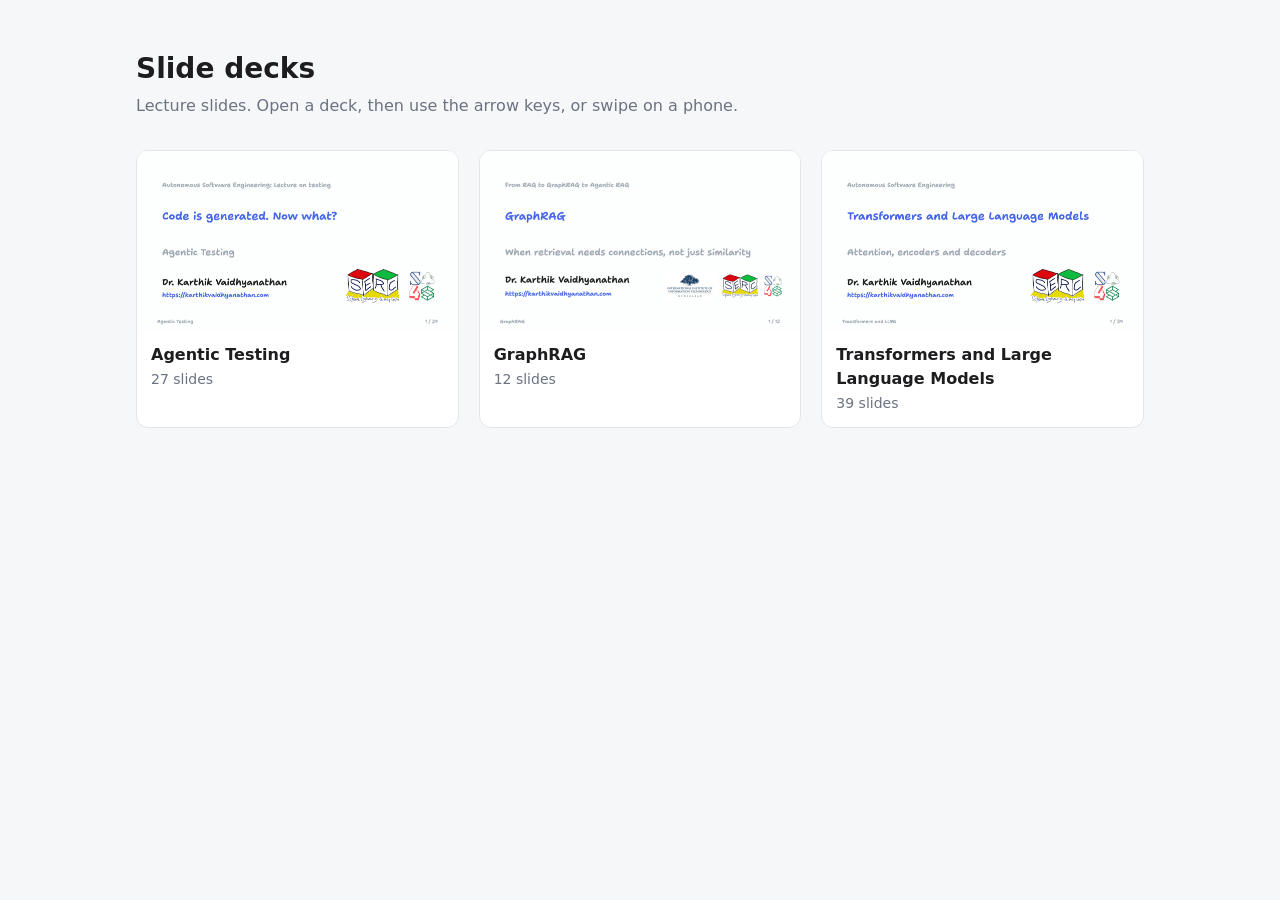
<file: index.html>
<!doctype html>
<html lang="en"><head><meta charset="utf-8"><meta name="viewport" content="width=device-width,initial-scale=1">
<title>Slide decks</title><link rel="stylesheet" href="style.css"></head>
<body><div class="wrap">
<h1>Slide decks</h1><p class="sub">Lecture slides. Open a deck, then use the arrow keys, or swipe on a phone.</p>
<div class="grid" id="grid"></div></div>
<script>
fetch('decks.json').then(r => r.json()).then(list => {
  document.getElementById('grid').innerHTML = list.map(d =>
    `<a class="card" href="deck.html?d=${encodeURIComponent(d.id)}"><img src="${d.cover}" alt="" loading="lazy"><div><b>${d.title}</b><span>${d.count} slides</span></div></a>`).join('')
}).catch(() => { document.getElementById('grid').textContent = 'Could not load decks.json' })
</script></body></html>
</file>
<file: style.css>
:root { --bg: #f6f7f9; --fg: #1d1d1f; --muted: #6b7280; --card: #fff; --line: #e3e5ea; --accent: #3b6df0; }
@media (prefers-color-scheme: dark) { :root { --bg: #121316; --fg: #eceef2; --muted: #9aa1ad; --card: #1b1d22; --line: #2a2d34; --accent: #7b9cff; } }
* { box-sizing: border-box; }
html, body { margin: 0; height: 100%; background: var(--bg); color: var(--fg); font: 16px/1.5 system-ui, -apple-system, "Segoe UI", sans-serif; }
a { color: inherit; text-decoration: none; }

/* index */
.wrap { max-width: 1040px; margin: 0 auto; padding: 48px 16px; }
h1 { font-size: 28px; margin: 0 0 4px; }
.sub { color: var(--muted); margin: 0 0 32px; }
.grid { display: grid; grid-template-columns: repeat(auto-fill, minmax(280px, 1fr)); gap: 20px; }
.card { background: var(--card); border: 1px solid var(--line); border-radius: 12px; overflow: hidden; transition: transform .15s, box-shadow .15s; }
.card:hover { transform: translateY(-2px); box-shadow: 0 6px 20px rgba(0,0,0,.12); }
.card img { display: block; width: 100%; aspect-ratio: 16/9; object-fit: cover; background: #fff; }
.card div { padding: 12px 14px; }
.card b { display: block; }
.card span { color: var(--muted); font-size: 14px; }

/* viewer */
body.viewer { background: #0d0e10; color: #eceef2; overflow: hidden; }
#stage { position: fixed; inset: 0 0 4px 0; display: flex; align-items: center; justify-content: center; }
#cam { position: relative; width: min(100vw, calc((100vh - 4px) * 16 / 9)); aspect-ratio: 16/9; overflow: hidden; background: #fff; }
#world { position: absolute; inset: 0; transform-origin: 0 0; transition: transform .75s cubic-bezier(.45,0,.2,1); will-change: transform; }
#slide { display: block; width: 100%; height: 100%; user-select: none; -webkit-user-drag: none; }
#fade { position: absolute; inset: 0; width: 100%; height: 100%; opacity: 0; transition: opacity .45s ease-out; pointer-events: none; }
#detail { position: absolute; left: 0; top: 0; width: 100%; height: 100%; object-fit: contain; background: #fff; opacity: 0; pointer-events: none; transition: left .75s cubic-bezier(.45,0,.2,1), top .75s cubic-bezier(.45,0,.2,1), width .75s cubic-bezier(.45,0,.2,1), height .75s cubic-bezier(.45,0,.2,1), opacity .5s; }
#bar { position: fixed; left: 0; bottom: 0; height: 4px; background: var(--accent); transition: width .15s; }
.nav { position: fixed; top: 0; bottom: 4px; width: 18%; cursor: pointer; }
#prev { left: 0; } #next { right: 0; }
#hud { position: fixed; top: 10px; right: 10px; display: flex; gap: 6px; opacity: 0; transition: opacity .2s; }
body.show #hud, #hud:hover { opacity: 1; }
#hud button, #hud a { background: rgba(30,32,38,.85); color: #eceef2; border: 1px solid #3a3d45; border-radius: 8px; padding: 6px 10px; font: 14px system-ui; cursor: pointer; }
#count { position: fixed; bottom: 12px; right: 14px; font: 13px system-ui; color: #9aa1ad; opacity: 0; transition: opacity .2s; }
body.show #count { opacity: 1; }
body.hidecursor { cursor: none; }
#overview { position: fixed; inset: 0; background: rgba(13,14,16,.96); overflow: auto; padding: 24px; display: none; grid-template-columns: repeat(auto-fill, minmax(220px, 1fr)); gap: 14px; align-content: start; }
#overview.open { display: grid; }
#overview figure { margin: 0; cursor: pointer; border: 2px solid transparent; border-radius: 6px; overflow: hidden; background: #1b1d22; }
#overview figure.cur { border-color: var(--accent); }
#overview img { display: block; width: 100%; }
#overview figcaption { font: 12px system-ui; padding: 4px 8px; color: #9aa1ad; }
@media (max-width: 600px) { #hud a { display: none; } }
</file>
